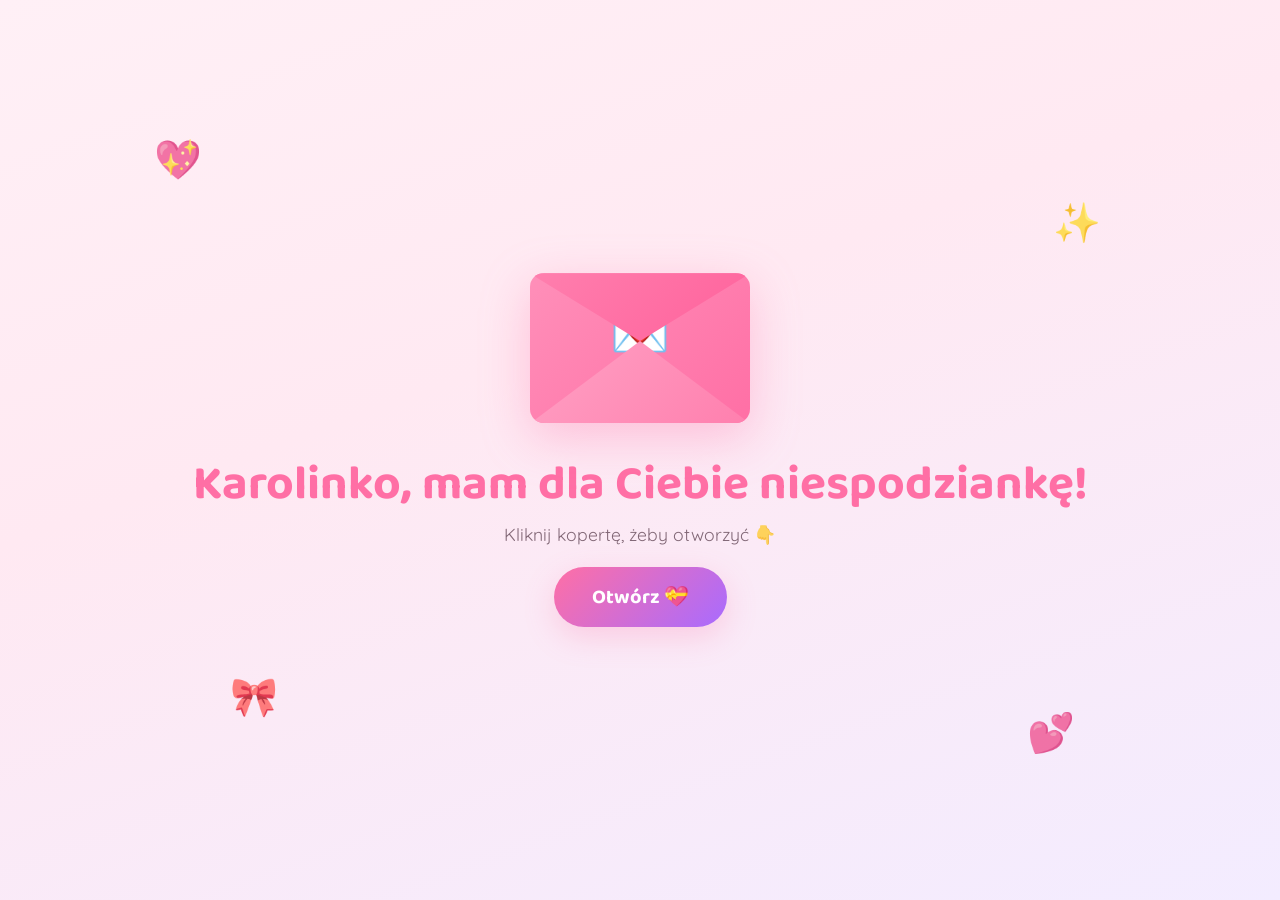
<file: index.html>
<!DOCTYPE html>
<html lang="pl">
<head>
  <meta charset="UTF-8" />
  <meta name="viewport" content="width=device-width, initial-scale=1.0" />
  <title>Laurka dla Ciebie 💌</title>
  <meta name="description" content="Mam dla Ciebie niespodziankę, Karolinko... 💌" />

  <!-- Podgląd linku (Open Graph) -->
  <meta property="og:type" content="website" />
  <meta property="og:title" content="Karolinko, mam dla Ciebie niespodziankę! 💌" />
  <meta property="og:description" content="Kliknij i otwórz laurkę zrobioną specjalnie dla Ciebie ❤️" />
  <meta property="og:image" content="https://wsutek.github.io/Linkabombolinka/assets/img/preview.jpg" />
  <meta property="og:image:width" content="1200" />
  <meta property="og:image:height" content="630" />
  <meta property="og:image:type" content="image/jpeg" />
  <meta property="og:url" content="https://wsutek.github.io/Linkabombolinka/" />
  <meta property="og:locale" content="pl_PL" />
  <meta name="twitter:card" content="summary_large_image" />
  <meta name="twitter:title" content="Karolinko, mam dla Ciebie niespodziankę! 💌" />
  <meta name="twitter:description" content="Kliknij i otwórz laurkę zrobioną specjalnie dla Ciebie ❤️" />
  <meta name="twitter:image" content="https://wsutek.github.io/Linkabombolinka/assets/img/preview.jpg" />
  <meta name="theme-color" content="#ff6fa5" />

  <link rel="preconnect" href="https://fonts.googleapis.com" />
  <link rel="preconnect" href="https://fonts.gstatic.com" crossorigin />
  <link href="https://fonts.googleapis.com/css2?family=Baloo+2:wght@500;700;800&family=Quicksand:wght@400;500;600;700&display=swap" rel="stylesheet" />
  <link rel="stylesheet" href="css/style.css" />
</head>
<body>
  <!-- Warstwa na konfetti / serduszka -->
  <canvas id="fx-canvas"></canvas>

  <!-- ========== 1. EKRAN OTWIERANIA ========== -->
  <section id="screen-open" class="screen active">
    <div class="floaty floaty-1">💖</div>
    <div class="floaty floaty-2">✨</div>
    <div class="floaty floaty-3">🎀</div>
    <div class="floaty floaty-4">💕</div>

    <div class="envelope-wrap">
      <div class="envelope" id="envelope" role="button" tabindex="0" aria-label="Otwórz laurkę">
        <div class="envelope-back"></div>
        <div class="envelope-letter">💌</div>
        <div class="envelope-front"></div>
        <div class="envelope-flap"></div>
      </div>
      <h1 class="open-title">Karolinko, mam dla Ciebie niespodziankę!</h1>
      <p class="open-sub">Kliknij kopertę, żeby otworzyć 👇</p>
      <button class="btn-primary" id="btn-open">Otwórz 💝</button>
    </div>
  </section>

  <!-- ========== TREŚĆ LAURKI ========== -->
  <main id="card-content" class="hidden">

    <!-- Pasek nawigacji między sekcjami -->
    <nav class="dots-nav" aria-label="Nawigacja">
      <a href="#sec-letter" class="dot" data-label="List">•</a>
      <a href="#sec-counter" class="dot" data-label="Razem od...">•</a>
      <a href="#sec-gallery" class="dot" data-label="Galeria">•</a>
      <a href="#sec-cards" class="dot" data-label="Za co Cię kocham">•</a>
      <a href="#sec-final" class="dot" data-label="Finał">•</a>
    </nav>

    <!-- ========== 2. ANIMOWANY LIST ========== -->
    <section id="sec-letter" class="section">
      <div class="paper reveal">
        <h2 class="section-title">Kilka słów od serca 💌</h2>
        <div class="letter-text" id="letter-text">
          <!-- Każda linijka pojawia się po kolei. PODMIEŃ TREŚĆ NA SWOJĄ. -->
          <p>Hej misiaczku,</p>
          <p>wiem, że nie przepadasz za takimi czułościami i pewnie właśnie teraz lekko skręca Cię z cringu. Wybacz, ale tym razem musisz to znieść, bo chcę Ci to powiedzieć wprost :p</p>
          <p>Nie chcę być kimś, kim nie jestem, ani udawać badboya. Chcę być po prostu sobą (miękką pizdeczką dla Karolinki), obok Ciebie, każdego dnia.</p>
          <p>Jesteś dla mnie kimś wyjątkowym i cieszę się, że Cię mam. Dziękuję, że jesteś, Karolinko. Kocham Cię ❤️</p>
        </div>
        <div class="scroll-hint">⌄</div>
      </div>
    </section>

    <!-- ========== LICZNIK "RAZEM OD..." ========== -->
    <section id="sec-counter" class="section">
      <div class="counter-box reveal" id="counter-box">
        <h2 class="section-title" id="counter-title">Jesteśmy razem już... 💞</h2>
        <div class="counter-stage" id="counter-stage">
          <div class="counter" id="counter">
            <div class="counter-item"><span class="counter-num" id="c-days">0</span><span class="counter-lbl">dni</span></div>
            <div class="counter-item"><span class="counter-num" id="c-hours">0</span><span class="counter-lbl">godzin</span></div>
            <div class="counter-item"><span class="counter-num" id="c-mins">0</span><span class="counter-lbl">minut</span></div>
            <div class="counter-item"><span class="counter-num" id="c-secs">0</span><span class="counter-lbl">sekund</span></div>
          </div>
          <svg class="crack" viewBox="0 0 400 120" preserveAspectRatio="none" aria-hidden="true">
            <path d="M200 0 L188 26 L214 44 L192 70 L208 92 L196 120" />
            <path d="M188 26 L150 34 L118 22 L80 38" />
            <path d="M214 44 L256 50 L290 36 L330 52" />
            <path d="M192 70 L150 84 L110 76" />
            <path d="M208 92 L250 100 L300 90 L350 104" />
          </svg>
        </div>
        <p class="counter-since" id="counter-since">...i liczę dalej, od 6 grudnia 2025 ❤️</p>
        <div class="anniv-reveal hidden" id="anniv-reveal">
          <div class="anniv-ring">💍</div>
          <h3>365 dni razem!</h3>
          <p>Wszystkiego najlepszego z okazji naszej pierwszej rocznicy, Karolinko ❤️</p>
          <a class="btn-primary anniv-btn" href="rocznica.html">Otwórz niespodziankę 🎁</a>
        </div>
      </div>
    </section>

    <!-- ========== 3. GALERIA ZDJĘĆ ========== -->
    <section id="sec-gallery" class="section">
      <h2 class="section-title reveal">Nasze wspomnienia 📸</h2>
      <div class="gallery-scatter reveal">
        <!-- Środkowe, wycentrowane zdjęcie -->
        <figure class="photo photo-center" id="photo-center">
          <img src="assets/img/smialismy-sie-do-lez.jpg" alt="Jak śmialiśmy się do łez (moich)" />
          <div class="nsfw-cover">
            <div class="nsfw-badge">🔞 18+ NSFW</div>
            <p class="nsfw-warn">Uwaga: treść tylko dla odważnych 👀</p>
            <button class="nsfw-btn" id="nsfw-btn">Zobacz 👁️</button>
          </div>
          <figcaption>Jak śmialiśmy się do łez (moich)</figcaption>
        </figure>
        <!-- Zdjęcia rozsypane dookoła -->
        <figure class="photo photo-around p1"><img src="assets/img/pierwszy-raz.jpg" alt="Nasz pierwszy raz gdzieś tam" /><figcaption>Nasz pierwszy raz gdzieś tam</figcaption></figure>
        <figure class="photo photo-around p2"><img src="assets/img/dzien-nigdy-nie-zapomne.jpg" alt="Dzień którego nigdy nie zapomnę" /><figcaption>Dzień którego nigdy nie zapomnę</figcaption></figure>
        <figure class="photo photo-around p3"><img src="assets/img/nalezyte-traktowanie.jpg" alt="Należyte traktowanie" /><figcaption>Należyte traktowanie</figcaption></figure>
        <figure class="photo photo-around p4"><img src="assets/img/wspolny-wyjazd.jpg" alt="Wspólny wyjazd" /><figcaption>Wspólny wyjazd</figcaption></figure>
        <figure class="photo photo-around p5"><img src="assets/img/piknik.jpg" alt="Piknik" /><figcaption>Piknik</figcaption></figure>
        <figure class="photo photo-around p6"><img src="assets/img/pieknijesza.jpg" alt="Gdy byłaś piękniejsza niż mógłbym sobie wyobrazić" /><figcaption>Gdy byłaś piękniejsza niż mógłbym sobie wyobrazić</figcaption></figure>
        <figure class="photo photo-around p7"><img src="assets/img/ostatnia-randeczka.jpg" alt="Ostatnia Randeczka" /><figcaption>Ostatnia Randeczka</figcaption></figure>
      </div>
    </section>

    <!-- ========== 4. KARTECZKI "ZA CO CIĘ KOCHAM" ========== -->
    <section id="sec-cards" class="section">
      <h2 class="section-title reveal">Za co Cię kocham 💗</h2>
      <p class="section-sub reveal">Kliknij karteczki i odkryj powód</p>
      <div class="cards reveal" id="cards">
        <!-- PODMIEŃ powody na swoje -->
        <div class="flip-card" tabindex="0"><div class="flip-inner">
          <div class="flip-front">💫</div>
          <div class="flip-back">Za Twój uśmiech, który rozświetla mi dzień</div>
        </div></div>
        <div class="flip-card" tabindex="0"><div class="flip-inner">
          <div class="flip-front">🥰</div>
          <div class="flip-back">Za to, jak się o mnie troszczysz</div>
        </div></div>
        <div class="flip-card" tabindex="0"><div class="flip-inner">
          <div class="flip-front">😄</div>
          <div class="flip-back">Za nasze głupie żarty i śmiech</div>
        </div></div>
        <div class="flip-card" tabindex="0"><div class="flip-inner">
          <div class="flip-front">🤗</div>
          <div class="flip-back">Za to, że przy Tobie mogę i chcę być sobą</div>
        </div></div>
        <div class="flip-card" tabindex="0"><div class="flip-inner">
          <div class="flip-front">🌟</div>
          <div class="flip-back">Za Twoje wielkie serce (cyce)</div>
        </div></div>
        <div class="flip-card" tabindex="0"><div class="flip-inner">
          <div class="flip-front">💞</div>
          <div class="flip-back">Za to, że po prostu jesteś Ty</div>
        </div></div>
        <div class="flip-card" tabindex="0"><div class="flip-inner">
          <div class="flip-front">😈</div>
          <div class="flip-back">Za to, że mimo próby bycia badbycz i tak w środku jesteś najsłodszą i najtroskliwszą osobą</div>
        </div></div>
        <div class="flip-card" tabindex="0"><div class="flip-inner">
          <div class="flip-front">😅</div>
          <div class="flip-back">Za to, że mimo że Cię wkurwiam, to i tak dalej ze mną wytrzymujesz</div>
        </div></div>
      </div>
    </section>

    <!-- ========== 5. FINAŁ + UCIEKAJĄCY PRZYCISK ========== -->
    <section id="sec-final" class="section">
      <div class="final-box reveal">
        <h2 class="section-title">Ostatnie pytanie... 🙈</h2>
        <p class="final-q">Karolinko, czy jesteś najlepszą dziewczyną na świecie?</p>
        <div class="btn-row">
          <button class="btn-yes" id="btn-yes">TAK 💖</button>
          <button class="btn-no" id="btn-no">Nie</button>
        </div>
        <div class="final-reveal hidden" id="final-reveal">
          <div class="big-heart">❤️</div>
          <h3>Wiedziałem! 🥳</h3>
          <p>Kocham Cię bardzo mocno, Karolinko!</p>
          <p class="anniversary">Happy 8 months!!!</p>
        </div>
      </div>
    </section>
  </main>

  <script src="js/script.js"></script>
</body>
</html>
</file>
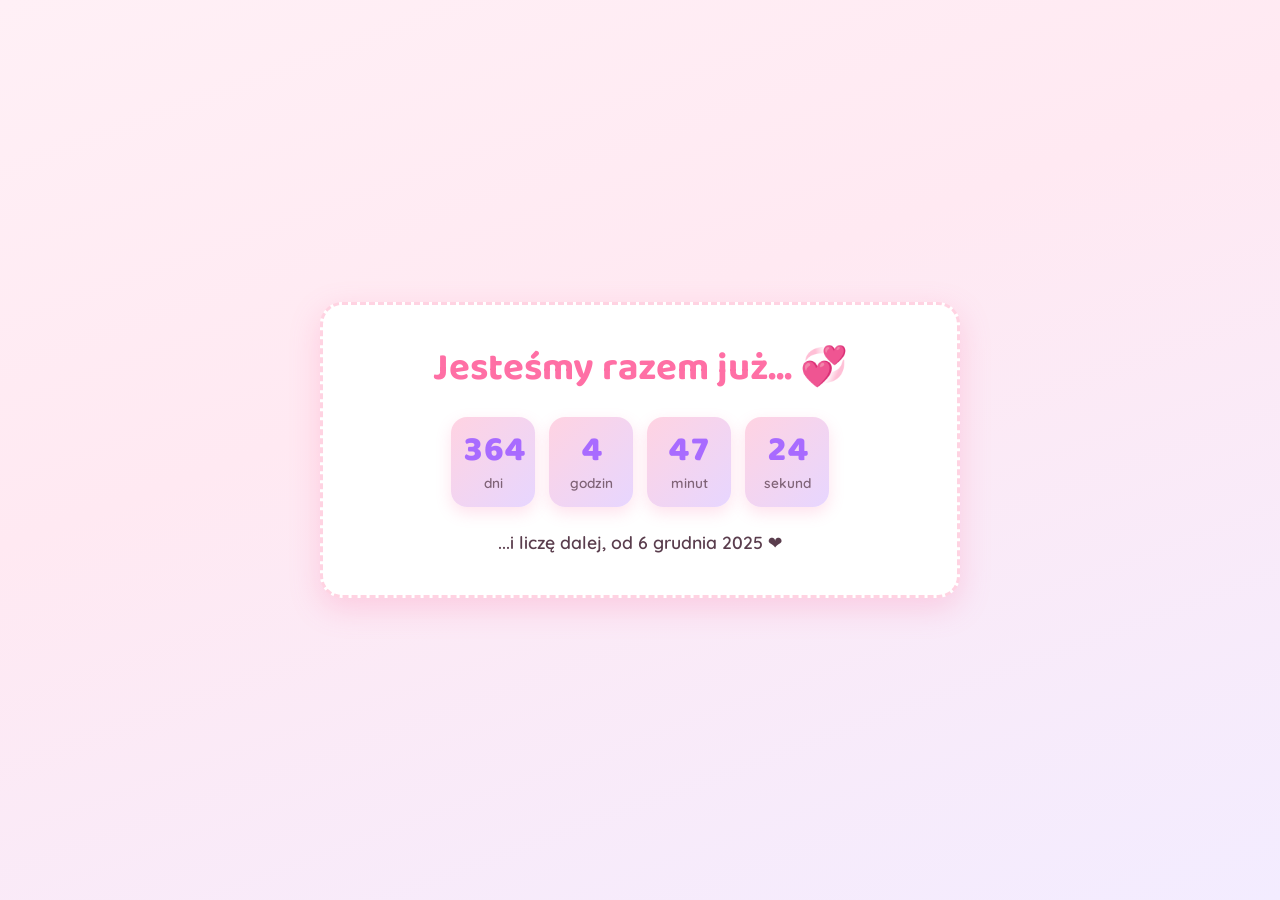
<file: licznik.html>
<!DOCTYPE html>
<html lang="pl">
<head>
  <meta charset="UTF-8" />
  <meta name="viewport" content="width=device-width, initial-scale=1.0" />
  <meta name="robots" content="noindex" />
  <title>Jesteśmy razem już... 💞</title>
  <link rel="preconnect" href="https://fonts.googleapis.com" />
  <link rel="preconnect" href="https://fonts.gstatic.com" crossorigin />
  <link href="https://fonts.googleapis.com/css2?family=Baloo+2:wght@500;700;800&family=Quicksand:wght@400;500;600;700&family=Share+Tech+Mono&display=swap" rel="stylesheet" />
  <link rel="stylesheet" href="css/licznik.css?v=5" />
</head>
<body>
  <canvas id="love-rain" aria-hidden="true"></canvas>
  <main class="stage">
    <div class="counter-box" id="counter-box">
      <div class="win-bar" aria-hidden="true">
        <span class="win-name">C:\Serce\love.exe</span>
        <span class="win-dots"><i></i><i></i><i></i></span>
      </div>
      <h2 class="section-title glitch-text" id="counter-title" data-text="Jesteśmy razem już... 💞">Jesteśmy razem już... 💞</h2>
      <div class="counter" id="counter">
        <div class="counter-item"><span class="counter-num" id="c-days">0</span><span class="counter-lbl">dni</span></div>
        <div class="counter-item"><span class="counter-num" id="c-hours">0</span><span class="counter-lbl">godzin</span></div>
        <div class="counter-item"><span class="counter-num" id="c-mins">0</span><span class="counter-lbl">minut</span></div>
        <div class="counter-item"><span class="counter-num" id="c-secs">0</span><span class="counter-lbl">sekund</span></div>
      </div>
      <p class="counter-since" id="counter-since">...i liczę dalej, od 6 grudnia 2025&nbsp;❤️</p>

      <div class="anniv-reveal hidden" id="anniv-reveal">
        <h3 class="glitch-text" data-text="365 DNI RAZEM">365 DNI RAZEM</h3>
        <ul class="sys-status">
          <li><span>bariera 365 dni</span><b>przełamana</b></li>
          <li><span>limit związku</span><b>brak</b></li>
          <li><span>poziom miłości</span><b>▰▰▰▰▰▰▰▰▰▰ ∞%</b></li>
          <li><span>właścicielka systemu</span><b>Karolina</b></li>
        </ul>
        <p class="sys-msg">Wszystkiego najlepszego z okazji naszej pierwszej rocznicy, Karolinko&nbsp;❤️</p>
        <a class="btn-primary" id="anniv-btn" href="rocznica.html">[ Otwórz niespodziankę 🎁 ]</a>
      </div>
    </div>
  </main>

  <div class="hack-overlay" id="hack-overlay" aria-hidden="true">
    <div class="terminal" id="terminal"></div>
  </div>
  <div class="magic-overlay" id="magic-overlay" aria-hidden="true">
    <div class="magic-text" id="magic-text"></div>
    <div class="magic-star">✦</div>
    <div class="magic-flash"></div>
  </div>
  <div class="scanlines" aria-hidden="true"></div>

  <script src="js/licznik.js?v=6"></script>
</body>
</html>
</file>
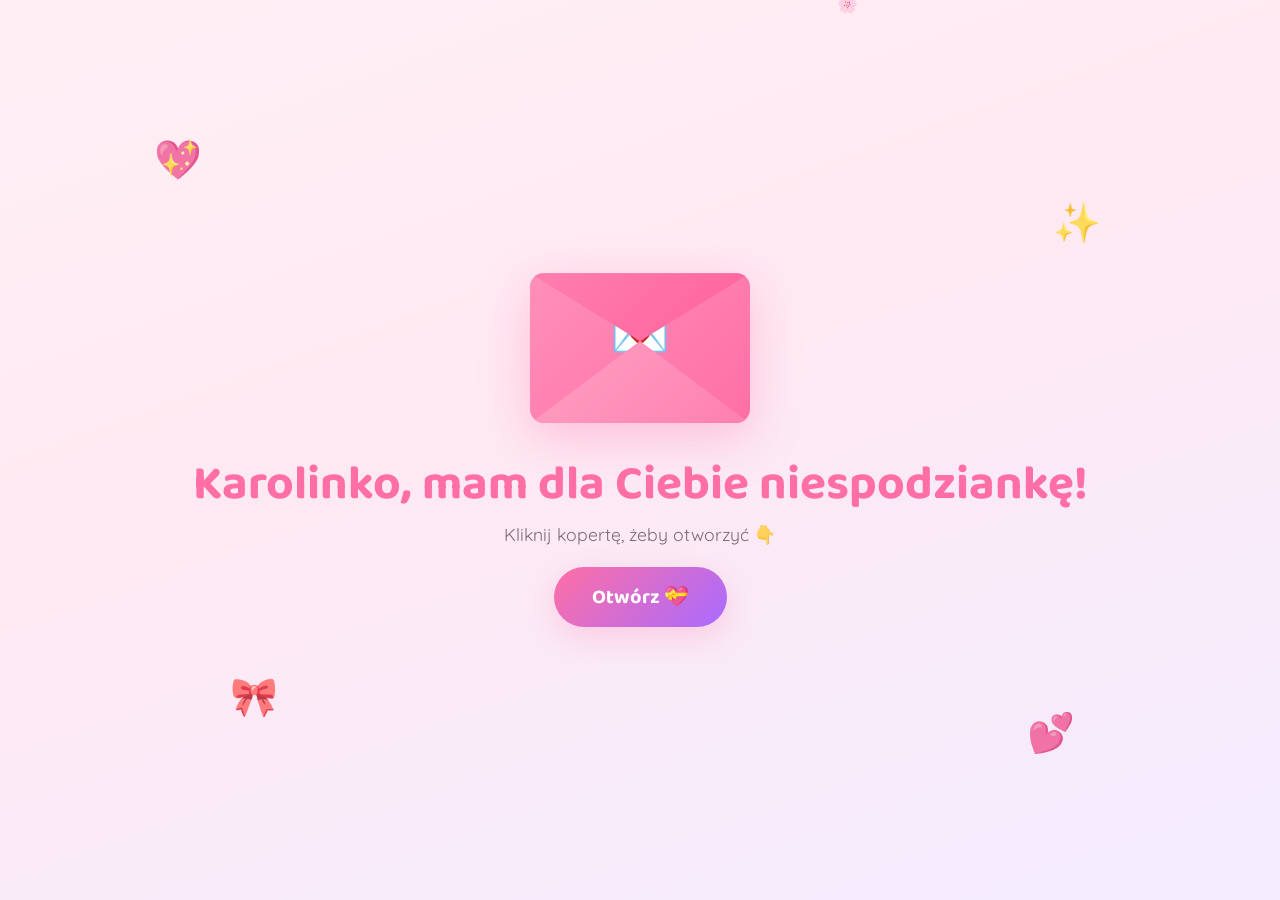
<file: rocznica.html>
<!DOCTYPE html>
<html lang="pl">
<head>
  <meta charset="UTF-8" />
  <meta name="viewport" content="width=device-width, initial-scale=1.0" />
  <title>Nasz pierwszy rok ✨</title>
  <meta name="robots" content="noindex" />
  <script>
    // Przed 6 grudnia 2026 podstrona jest zablokowana (chyba że ?rocznica = podgląd)
    (function () {
      var test = new URLSearchParams(location.search).has("rocznica");
      if (!test && Date.now() < new Date(2026, 11, 6).getTime()) location.replace("index.html");
      try {
        if (sessionStorage.getItem("magicIntro")) {
          sessionStorage.removeItem("magicIntro");
          document.documentElement.classList.add("from-love");
        }
      } catch (_) {}
    })();
  </script>
  <link rel="preconnect" href="https://fonts.googleapis.com" />
  <link rel="preconnect" href="https://fonts.gstatic.com" crossorigin />
  <link href="https://fonts.googleapis.com/css2?family=Cormorant+Garamond:ital,wght@0,500;0,600;0,700;1,500&family=Quicksand:wght@400;500;600&family=Share+Tech+Mono&display=swap" rel="stylesheet" />
  <link rel="stylesheet" href="css/rocznica.css?v=6" />
</head>
<body>
  <div class="intro-flash" aria-hidden="true"></div>
  <canvas id="sparkles"></canvas>

  <main class="wrap">
    <header class="hero">
      <p class="sys-line">&gt; magia.exe uruchomiona ✦</p>
      <p class="hero-kicker"><span class="nowrap">6 grudnia 2025</span> &nbsp;✦&nbsp; <span class="nowrap">6 grudnia 2026</span></p>
      <h1>Nasz pierwszy rok</h1>
      <div class="ornament">✦ ✦ ✦</div>
    </header>

    <article class="letter">
      <p class="salutation">Moja Karolinko,</p>
      <p>wiem, że rok zawsze był dla Ciebie granicą, za którą nic już nie było. Więc pozwól, że powiem to na głos: przeszliśmy ją. Razem.</p>
      <p>I wiesz co? To był najpiękniejszy rok. No dobra, po drodze trafiły się może ze dwie kłótnie, ale nawet one kończyły się tym, że byliśmy sobie jeszcze bliżsi. Za to śmiechu, głupich żartów, Twojego „nie” i mojego „no weź 🍆🦶” było tyle, że nie da się tego zliczyć.</p>
      <p>Właśnie otworzyliśmy nowy rozdział, bo zamieszkaliśmy razem. Mam nadzieję, że zbudujemy miejsce, do którego zawsze będziemy chcieli wracać. Miejsce, które będzie pachniało nami, gdzie będzie ciepło, spokojnie i trochę głośno od Twojego krzyku.</p>
      <p>Nie umiem czarować, ale przy Tobie czasem mam wrażenie, że coś magicznego dzieje się samo.</p>
      <p class="closing">Kocham Cię. Dziś świętujemy pierwszy rok, a ja już nie mogę się doczekać kolejnych.</p>
    </article>

    <section class="trick">
      <h2>A teraz... wybierz kartę</h2>
      <p class="trick-sub">Którąkolwiek. Zaufaj mi.</p>
      <div class="deck" id="deck">
        <button class="pcard" aria-label="Karta 1"><span class="pcard-inner"><span class="pcard-back"></span><span class="pcard-front"></span></span></button>
        <button class="pcard" aria-label="Karta 2"><span class="pcard-inner"><span class="pcard-back"></span><span class="pcard-front"></span></span></button>
        <button class="pcard" aria-label="Karta 3"><span class="pcard-inner"><span class="pcard-back"></span><span class="pcard-front"></span></span></button>
      </div>

      <div class="reveal-box" id="reveal-box">
        <p class="reveal-time">Dziś, 19:00</p>
        <p class="reveal-text">Zabieram Cię tam, gdzie niemożliwe dzieje się na Twoich oczach.<br />Bądź gotowa na odrobinę magii ✨</p>
      </div>
    </section>
  </main>

  <script src="js/rocznica.js?v=6"></script>
</body>
</html>
</file>
<file: css/style.css>
/* ===================== ZMIENNE / MOTYW ===================== */
:root {
  --pink: #ff6fa5;
  --pink-soft: #ffd3e2;
  --pink-bg: #fff0f6;
  --purple: #a86bff;
  --yellow: #ffd76f;
  --mint: #7ee6c3;
  --ink: #5a3d4d;
  --white: #ffffff;
  --shadow: 0 10px 30px rgba(255, 111, 165, 0.25);
  --radius: 22px;
}

* { box-sizing: border-box; margin: 0; padding: 0; }

html { scroll-behavior: smooth; }

body {
  font-family: "Quicksand", system-ui, sans-serif;
  color: var(--ink);
  background: linear-gradient(160deg, #fff0f6 0%, #ffe9f2 40%, #f3ecff 100%);
  min-height: 100vh;
  overflow-x: hidden;
}

h1, h2, h3 { font-family: "Baloo 2", "Quicksand", sans-serif; line-height: 1.15; }

/* ===================== FX CANVAS ===================== */
#fx-canvas {
  position: fixed;
  inset: 0;
  width: 100%;
  height: 100%;
  pointer-events: none;
  z-index: 9999;
}

/* ===================== PRZYCISKI ===================== */
.btn-primary {
  font-family: "Baloo 2", sans-serif;
  font-size: 1.25rem;
  font-weight: 700;
  color: var(--white);
  background: linear-gradient(135deg, var(--pink), var(--purple));
  border: none;
  padding: 14px 38px;
  border-radius: 999px;
  cursor: pointer;
  box-shadow: var(--shadow);
  transition: transform 0.15s ease, box-shadow 0.15s ease;
  margin-top: 22px;
}
.btn-primary:hover { transform: translateY(-3px) scale(1.04); box-shadow: 0 16px 40px rgba(168, 107, 255, 0.35); }
.btn-primary:active { transform: scale(0.97); }

/* ===================== EKRAN OTWIERANIA ===================== */
.screen {
  min-height: 100vh;
  display: none;
  flex-direction: column;
  align-items: center;
  justify-content: center;
  text-align: center;
  padding: 24px;
  position: relative;
}
.screen.active { display: flex; }

.screen.fade-out { animation: fadeOut 0.6s forwards; }
@keyframes fadeOut { to { opacity: 0; transform: scale(1.1); } }

.envelope-wrap { display: flex; flex-direction: column; align-items: center; }

.open-title { font-size: clamp(1.8rem, 5vw, 3rem); color: var(--pink); margin-top: 34px; }
.open-sub { font-size: 1.1rem; margin-top: 10px; opacity: 0.75; }

/* Koperta */
.envelope {
  position: relative;
  width: 220px;
  height: 150px;
  cursor: pointer;
  filter: drop-shadow(0 14px 24px rgba(255, 111, 165, 0.35));
  transition: transform 0.2s ease;
}
.envelope:hover { transform: translateY(-6px) rotate(-1deg); }

.envelope-back {
  position: absolute; inset: 0;
  background: linear-gradient(135deg, #ff8fb9, #ff6fa5);
  border-radius: 14px;
}
.envelope-front {
  position: absolute; inset: 0;
  background: linear-gradient(135deg, #ffa9c9, #ff7fae);
  border-radius: 14px;
  clip-path: polygon(0 100%, 50% 45%, 100% 100%);
  z-index: 3;
}
.envelope-flap {
  position: absolute; top: 0; left: 0; right: 0; height: 90px;
  background: linear-gradient(135deg, #ff7fae, #ff5f9a);
  clip-path: polygon(0 0, 100% 0, 50% 75%);
  transform-origin: top;
  transition: transform 0.5s ease;
  z-index: 4;
  border-radius: 14px 14px 0 0;
}
.envelope-letter {
  position: absolute;
  top: 30px; left: 50%;
  transform: translateX(-50%);
  font-size: 3rem;
  z-index: 2;
  transition: transform 0.6s ease 0.2s;
}
.envelope.opening .envelope-flap { transform: rotateX(180deg); z-index: 1; }
.envelope.opening .envelope-letter { transform: translate(-50%, -120px) scale(1.4); z-index: 5; }

/* Latające emoji w tle */
.floaty { position: absolute; font-size: 2.4rem; opacity: 0.8; animation: float 6s ease-in-out infinite; }
.floaty-1 { top: 15%; left: 12%; animation-delay: 0s; }
.floaty-2 { top: 22%; right: 14%; animation-delay: 1.2s; }
.floaty-3 { bottom: 20%; left: 18%; animation-delay: 2.1s; }
.floaty-4 { bottom: 16%; right: 16%; animation-delay: 0.6s; }
@keyframes float { 0%,100% { transform: translateY(0) rotate(-6deg); } 50% { transform: translateY(-22px) rotate(6deg); } }

/* ===================== LAYOUT TREŚCI ===================== */
.hidden { display: none !important; }

#card-content { display: block; }

.section {
  min-height: 100vh;
  display: flex;
  flex-direction: column;
  align-items: center;
  justify-content: center;
  padding: 70px 20px;
  position: relative;
}

.section-title { font-size: clamp(1.7rem, 4.5vw, 2.8rem); color: var(--pink); text-align: center; }
.section-sub { margin-top: 8px; opacity: 0.7; text-align: center; }

/* Nawigacja kropkami */
.dots-nav {
  position: fixed;
  right: 18px; top: 50%;
  transform: translateY(-50%);
  display: flex; flex-direction: column; gap: 14px;
  z-index: 100;
}
.dots-nav .dot {
  width: 14px; height: 14px; border-radius: 50%;
  background: var(--pink-soft);
  color: transparent; font-size: 0; text-decoration: none;
  transition: transform 0.2s, background 0.2s;
  position: relative;
}
.dots-nav .dot:hover, .dots-nav .dot.active { background: var(--pink); transform: scale(1.35); }
.dots-nav .dot::after {
  content: attr(data-label);
  position: absolute; right: 24px; top: 50%; transform: translateY(-50%);
  background: var(--ink); color: #fff; font-size: 12px;
  padding: 4px 10px; border-radius: 8px; white-space: nowrap;
  opacity: 0; pointer-events: none; transition: opacity 0.2s;
}
.dots-nav .dot:hover::after { opacity: 1; }

/* Animacja pojawiania się (reveal) */
.reveal { opacity: 0; transform: translateY(40px); transition: opacity 0.7s ease, transform 0.7s ease; }
.reveal.visible { opacity: 1; transform: none; }

/* ===================== LIST ===================== */
.paper {
  background: var(--white);
  border-radius: var(--radius);
  box-shadow: var(--shadow);
  padding: 42px 34px;
  max-width: 620px;
  width: 100%;
  text-align: center;
  position: relative;
  border: 3px dashed var(--pink-soft);
}
.letter-text { margin-top: 22px; font-size: 1.2rem; line-height: 1.9; }
.letter-text p { opacity: 0; transform: translateY(12px); }
.letter-text p.show { animation: lineIn 0.6s forwards; }
@keyframes lineIn { to { opacity: 1; transform: none; } }

.scroll-hint { font-size: 2.4rem; color: var(--pink); margin-top: 24px; animation: bounce 1.6s infinite; }
@keyframes bounce { 0%,100% { transform: translateY(0); } 50% { transform: translateY(10px); } }

/* ===================== GALERIA ===================== */
.gallery {
  margin-top: 34px;
  display: grid;
  grid-template-columns: repeat(auto-fit, minmax(200px, 1fr));
  gap: 20px;
  max-width: 900px;
  width: 100%;
}
.photo {
  background: var(--white);
  border-radius: 18px;
  overflow: hidden;
  box-shadow: var(--shadow);
  transition: transform 0.25s ease, box-shadow 0.25s ease;
  cursor: pointer;
}
.photo:hover { transform: translateY(-8px) rotate(1.5deg); box-shadow: 0 18px 42px rgba(168,107,255,0.3); }
.photo img { width: 100%; height: 190px; object-fit: cover; display: block; }
.photo-ph {
  height: 190px; display: flex; align-items: center; justify-content: center;
  font-size: 4rem;
  background: linear-gradient(135deg, var(--pink-soft), #e7d6ff);
}
.photo figcaption { padding: 12px; font-weight: 600; font-size: 0.95rem; }

/* ===================== GALERIA ROZSYPANA ===================== */
.gallery-scatter {
  position: relative;
  width: 100%;
  max-width: 1000px;
  height: 760px;
  margin: 46px auto 0;
}
.gallery-scatter .photo {
  position: absolute;
  width: 200px;
  margin: 0;
  transition: transform 0.28s ease, box-shadow 0.28s ease, z-index 0s;
}
.gallery-scatter .photo img { height: 150px; }
.gallery-scatter .photo figcaption { padding: 8px 10px; font-size: 0.82rem; }

/* Środkowe zdjęcie – duże, wyśrodkowane */
.photo-center {
  width: 320px !important;
  top: 50%; left: 50%;
  transform: translate(-50%, -50%) rotate(-2deg);
  z-index: 10;
  border: 6px solid #fff;
  box-shadow: 0 18px 46px rgba(168, 107, 255, 0.4) !important;
}
.photo-center { overflow: hidden; }
.photo-center img { height: 250px !important; transition: filter 0.5s ease; }
.photo-center figcaption { font-size: 1rem !important; font-weight: 700; }
.gallery-scatter .photo-center:hover {
  transform: translate(-50%, -50%) scale(1.06) rotate(0deg);
  z-index: 30;
}

/* Przykrywka NSFW na środkowym zdjęciu */
.photo-center:not(.revealed) img { filter: blur(22px); }
.nsfw-cover {
  position: absolute;
  top: 0; left: 0; right: 0;
  height: 250px;
  display: flex;
  flex-direction: column;
  align-items: center;
  justify-content: center;
  gap: 10px;
  text-align: center;
  padding: 16px;
  background: rgba(30, 18, 30, 0.55);
  backdrop-filter: blur(8px);
  z-index: 6;
  transition: opacity 0.45s ease;
}
.photo-center.revealed .nsfw-cover { opacity: 0; pointer-events: none; }
.nsfw-badge {
  font-family: "Baloo 2", sans-serif;
  font-weight: 800;
  font-size: 1.1rem;
  color: #fff;
  background: linear-gradient(135deg, #ff3d6e, #a33bff);
  padding: 6px 16px;
  border-radius: 999px;
  letter-spacing: 0.5px;
  box-shadow: 0 6px 18px rgba(0, 0, 0, 0.35);
}
.nsfw-warn { color: #fff; font-size: 0.9rem; font-weight: 600; opacity: 0.95; max-width: 240px; }
.nsfw-btn {
  font-family: "Baloo 2", sans-serif;
  font-weight: 700;
  font-size: 1.05rem;
  color: #a33bff;
  background: #fff;
  border: none;
  padding: 10px 26px;
  border-radius: 999px;
  cursor: pointer;
  box-shadow: 0 6px 18px rgba(0, 0, 0, 0.3);
  transition: transform 0.15s ease;
}
.nsfw-btn:hover { transform: scale(1.08); }
.nsfw-btn:active { transform: scale(0.96); }

/* Rozsypane dookoła */
.photo-around { z-index: 2; }
.p1 { top: 0;     left: 3%;   transform: rotate(-8deg); }
.p2 { top: -1%;   left: 39%;  transform: rotate(5deg); }
.p3 { top: 3%;    right: 3%;  transform: rotate(9deg); }
.p4 { top: 33%;   left: -1%;  transform: rotate(-5deg); }
.p5 { top: 33%;   right: -1%; transform: rotate(6deg); }
.p6 { bottom: 1%; left: 7%;   transform: rotate(8deg); }
.p7 { bottom: 0;  right: 7%;  transform: rotate(-7deg); }

.gallery-scatter .photo-around:hover {
  transform: scale(1.14) rotate(0deg);
  z-index: 25;
  box-shadow: 0 20px 44px rgba(168, 107, 255, 0.4);
}

/* Na wąskich ekranach: powrót do prostego układu */
@media (max-width: 860px) {
  .gallery-scatter {
    height: auto;
    display: flex;
    flex-wrap: wrap;
    justify-content: center;
    gap: 14px;
  }
  .gallery-scatter .photo {
    position: static !important;
    width: 46% !important;
    transform: none !important;
    top: auto; left: auto; right: auto; bottom: auto;
  }
  .gallery-scatter .photo-center {
    order: -1;
    width: 100% !important;
    position: relative !important;
  }
  .gallery-scatter .photo img { height: 40vw !important; max-height: 200px; }
  .gallery-scatter .photo-center img { height: 62vw !important; max-height: 280px; }
  /* przykrywka NSFW dopasowana do wysokości zdjęcia na mobile */
  .nsfw-cover { height: 62vw; max-height: 280px; }
  /* kropki nawigacji chowamy, żeby nie zasłaniały zdjęć */
  .dots-nav { display: none; }
}

/* ===================== KARTECZKI FLIP ===================== */
.cards {
  margin-top: 34px;
  display: grid;
  grid-template-columns: repeat(auto-fit, minmax(160px, 1fr));
  gap: 18px;
  max-width: 820px;
  width: 100%;
}
.flip-card { perspective: 1000px; height: 170px; cursor: pointer; }
.flip-inner {
  position: relative; width: 100%; height: 100%;
  transition: transform 0.6s;
  transform-style: preserve-3d;
}
.flip-card.flipped .flip-inner { transform: rotateY(180deg); }
.flip-front, .flip-back {
  position: absolute; inset: 0;
  backface-visibility: hidden;
  border-radius: 18px;
  display: flex; align-items: center; justify-content: center;
  text-align: center; padding: 18px;
  box-shadow: var(--shadow);
}
.flip-front { background: linear-gradient(135deg, var(--yellow), var(--pink)); font-size: 3.2rem; }
.flip-back {
  background: linear-gradient(135deg, var(--purple), var(--pink));
  color: #fff; font-weight: 700; font-size: 1.05rem; line-height: 1.5;
  transform: rotateY(180deg);
}

/* ===================== FINAŁ ===================== */
.final-box {
  background: var(--white);
  border-radius: var(--radius);
  box-shadow: var(--shadow);
  padding: 46px 34px;
  max-width: 560px; width: 100%;
  text-align: center;
  border: 3px dashed var(--pink-soft);
}
.final-q { font-size: 1.4rem; margin-top: 18px; font-weight: 600; }
.btn-row { display: flex; gap: 18px; justify-content: center; align-items: center; margin-top: 30px; flex-wrap: wrap; min-height: 70px; }
.btn-yes {
  font-family: "Baloo 2", sans-serif; font-size: 1.3rem; font-weight: 800; color: #fff;
  background: linear-gradient(135deg, var(--pink), var(--purple));
  border: none; padding: 16px 42px; border-radius: 999px; cursor: pointer;
  box-shadow: var(--shadow); transition: transform 0.15s;
}
.btn-yes:hover { transform: scale(1.08); }
.btn-no {
  font-family: "Baloo 2", sans-serif; font-size: 1.1rem; font-weight: 700; color: var(--ink);
  background: #eee; border: none; padding: 14px 30px; border-radius: 999px; cursor: pointer;
  transition: transform 0.1s;
  position: relative;
}

.final-reveal { margin-top: 30px; animation: pop 0.5s ease; }
@keyframes pop { from { transform: scale(0.6); opacity: 0; } to { transform: scale(1); opacity: 1; } }
.big-heart { font-size: 5rem; animation: heartBeat 1.2s infinite; }
@keyframes heartBeat { 0%,100% { transform: scale(1); } 25% { transform: scale(1.2); } 40% { transform: scale(1); } 60% { transform: scale(1.15); } }
.final-reveal h3 { font-size: 2rem; color: var(--pink); margin-top: 10px; }
.final-reveal p { font-size: 1.2rem; margin-top: 8px; }
.final-reveal .anniversary {
  font-family: "Baloo 2", sans-serif;
  font-weight: 800;
  font-size: 1.6rem;
  margin-top: 14px;
  background: linear-gradient(135deg, var(--pink), var(--purple));
  -webkit-background-clip: text;
  background-clip: text;
  color: transparent;
  animation: heartBeat 1.4s infinite;
}

/* ===================== LICZNIK "RAZEM OD..." ===================== */
.counter-box {
  background: var(--white);
  border-radius: var(--radius);
  box-shadow: var(--shadow);
  padding: 42px 34px;
  max-width: 640px;
  width: 100%;
  text-align: center;
  border: 3px dashed var(--pink-soft);
}
.counter {
  display: flex;
  justify-content: center;
  gap: 14px;
  margin-top: 26px;
  flex-wrap: wrap;
}
.counter-item {
  display: flex;
  flex-direction: column;
  align-items: center;
  min-width: 84px;
  padding: 16px 10px;
  border-radius: 16px;
  background: linear-gradient(135deg, var(--pink-soft), #e7d6ff);
  box-shadow: 0 6px 16px rgba(255, 111, 165, 0.2);
}
.counter-num {
  font-family: "Baloo 2", sans-serif;
  font-weight: 800;
  font-size: 2.2rem;
  color: var(--purple);
  line-height: 1;
  font-variant-numeric: tabular-nums;
}
.counter-lbl { margin-top: 6px; font-size: 0.85rem; font-weight: 600; opacity: 0.75; }
.counter-since { margin-top: 24px; font-size: 1.1rem; font-weight: 600; transition: opacity 0.4s ease; }

/* ===================== ROCZNICA: PĘKANIE LICZNIKA ===================== */
.counter-stage { position: relative; }
.crack {
  position: absolute;
  inset: 0;
  width: 100%;
  height: 100%;
  pointer-events: none;
  opacity: 0;
  overflow: visible;
}
.crack path {
  fill: none;
  stroke: #5a3d4d;
  stroke-width: 3;
  stroke-linecap: round;
  stroke-linejoin: round;
  vector-effect: non-scaling-stroke;
  stroke-dasharray: 400;
  stroke-dashoffset: 400;
  filter: drop-shadow(0 0 2px #fff);
}
.counter-stage.cracking { animation: shake 0.12s linear infinite; }
.counter-stage.cracking .crack { opacity: 1; }
.counter-stage.cracking .crack path { animation: crackDraw 0.9s ease-out forwards; }
.counter-stage.cracking .crack path:nth-child(n+2) { animation-delay: 0.35s; }
@keyframes shake {
  0%, 100% { transform: translate(0, 0) rotate(0); }
  25% { transform: translate(-3px, 1px) rotate(-0.6deg); }
  50% { transform: translate(3px, -1px) rotate(0.6deg); }
  75% { transform: translate(-2px, -1px) rotate(-0.3deg); }
}
@keyframes crackDraw { to { stroke-dashoffset: 0; } }

.counter-stage.broken { animation: none; }
.counter-stage.broken .crack { opacity: 0; transition: opacity 0.3s ease; }
.counter-stage.broken .counter-item {
  animation: shardFall 1s cubic-bezier(0.5, 0, 0.9, 0.6) forwards;
}
@keyframes shardFall {
  0% { transform: translate(0, 0) rotate(0); opacity: 1; }
  15% { transform: translate(calc(var(--dx) * 0.2), -18px) rotate(calc(var(--rot) * 0.2)); opacity: 1; }
  100% { transform: translate(var(--dx), 340px) rotate(var(--rot)); opacity: 0; }
}

.anniv-reveal { margin-top: 10px; animation: pop 0.6s ease; }
.anniv-ring { font-size: 4.2rem; animation: heartBeat 1.4s infinite; }
.anniv-reveal h3 { font-size: 2rem; color: var(--pink); margin-top: 6px; }
.anniv-reveal p { font-size: 1.1rem; margin-top: 8px; font-weight: 600; }
.anniv-btn { display: inline-block; text-decoration: none; white-space: nowrap; }
@media (max-width: 600px) {
  .anniv-btn { font-size: 1.05rem; padding: 12px 24px; }
  .anniv-reveal h3 { font-size: 1.7rem; }
}
/* ===================== RESPONSYWNOŚĆ ===================== */
@media (max-width: 600px) {
  .dots-nav { right: 8px; gap: 10px; }
  .paper, .final-box, .counter-box { padding: 30px 20px; }
  .letter-text { font-size: 1.05rem; }
  /* licznik: mniejsze kafelki, żeby zmieściły się w jednym rzędzie */
  .counter { gap: 8px; }
  .counter-item { min-width: 0; flex: 1 1 0; padding: 12px 6px; }
  .counter-num { font-size: 1.6rem; }
  .counter-lbl { font-size: 0.72rem; }
  .counter-since { font-size: 1rem; }
}
</file>
<file: css/licznik.css>
:root {
  --pink: #ff6fa5;
  --pink-soft: #ffd3e2;
  --purple: #a86bff;
  --ink: #5a3d4d;
  --white: #ffffff;
  --shadow: 0 10px 30px rgba(255, 111, 165, 0.25);
  --radius: 22px;
  --hack: #39ff88;
  --cyan: #00f0ff;
  --magenta: #ff2bd6;
}

* { box-sizing: border-box; margin: 0; padding: 0; }

html { overflow-x: clip; }

body {
  font-family: "Quicksand", system-ui, sans-serif;
  color: var(--ink);
  background: linear-gradient(160deg, #fff0f6 0%, #ffe9f2 40%, #f3ecff 100%);
  min-height: 100vh;
  overflow-x: hidden;
  transition: background 0.3s ease;
}

h2, h3 { font-family: "Baloo 2", "Quicksand", sans-serif; line-height: 1.15; }

.stage {
  position: relative;
  z-index: 1;
  min-height: 100vh;
  display: flex;
  align-items: center;
  justify-content: center;
  padding: 24px 16px;
}

/* ---------- Licznik (klon z laurki) ---------- */
.counter-box {
  position: relative;
  background: var(--white);
  border-radius: var(--radius);
  box-shadow: var(--shadow);
  padding: 42px 34px;
  max-width: 640px;
  width: 100%;
  text-align: center;
  border: 3px dashed var(--pink-soft);
}
.section-title {
  font-size: clamp(1.7rem, 5vw, 2.4rem);
  color: var(--pink);
}
.counter {
  display: flex;
  justify-content: center;
  gap: 14px;
  margin-top: 26px;
  flex-wrap: wrap;
}
.counter-item {
  display: flex;
  flex-direction: column;
  align-items: center;
  min-width: 84px;
  padding: 16px 10px;
  border-radius: 16px;
  background: linear-gradient(135deg, var(--pink-soft), #e7d6ff);
  box-shadow: 0 6px 16px rgba(255, 111, 165, 0.2);
}
.counter-num {
  font-family: "Baloo 2", sans-serif;
  font-weight: 800;
  font-size: 2.2rem;
  color: var(--purple);
  line-height: 1;
  font-variant-numeric: tabular-nums;
}
.counter-lbl { margin-top: 6px; font-size: 0.85rem; font-weight: 600; opacity: 0.75; }
.counter-since { margin-top: 24px; font-size: 1.1rem; font-weight: 600; }

.btn-primary {
  display: inline-block;
  margin-top: 22px;
  padding: 14px 38px;
  font-family: "Baloo 2", sans-serif;
  font-size: 1.25rem;
  font-weight: 700;
  color: var(--white);
  text-decoration: none;
  white-space: nowrap;
  background: linear-gradient(135deg, var(--pink), var(--purple));
  border-radius: 999px;
  box-shadow: var(--shadow);
  transition: transform 0.15s ease, box-shadow 0.15s ease;
}
.btn-primary:hover { transform: translateY(-3px) scale(1.04); box-shadow: 0 16px 40px rgba(168, 107, 255, 0.35); }

.hidden { display: none !important; }

/* ---------- Faza 1: licznik się sypie ---------- */
body.glitching .counter-box { animation: boxGlitch 0.35s steps(2) infinite; }
body.glitching .counter-num {
  color: #222;
  text-shadow: 3px 0 var(--magenta), -3px 0 var(--cyan);
  font-family: "Share Tech Mono", monospace;
}
body.glitching .counter-item:nth-child(odd) { animation: itemGlitch 0.22s steps(2) infinite; }
body.glitching .counter-item:nth-child(even) { animation: itemGlitch 0.3s steps(2) infinite reverse; }
body.glitching .counter-since { font-family: "Share Tech Mono", monospace; color: #d0002a; }
body.glitching .section-title { font-family: "Share Tech Mono", monospace; color: #d0002a; }

.glitch-text { position: relative; }
body.glitching .glitch-text::before,
body.glitching .glitch-text::after,
.anniv-reveal .glitch-text::before,
.anniv-reveal .glitch-text::after {
  content: attr(data-text);
  position: absolute;
  inset: 0;
  pointer-events: none;
}
body.glitching .glitch-text::before,
.anniv-reveal .glitch-text::before {
  color: var(--cyan);
  transform: translateX(-3px);
  animation: sliceA 0.6s steps(3) infinite;
  mix-blend-mode: multiply;
}
body.glitching .glitch-text::after,
.anniv-reveal .glitch-text::after {
  color: var(--magenta);
  transform: translateX(3px);
  animation: sliceB 0.8s steps(3) infinite;
  mix-blend-mode: multiply;
}

/* ---------- Faza 2: przejęcie ekranu ---------- */
.hack-overlay {
  position: fixed;
  inset: 0;
  z-index: 50;
  display: flex;
  align-items: center;
  justify-content: center;
  padding: 20px;
  background: radial-gradient(ellipse at center, #1a0406 0%, #050101 75%);
  opacity: 0;
  visibility: hidden;
  transition: background 1s ease;
}
.hack-overlay.love { background: radial-gradient(ellipse at center, #2a0820 0%, #0b0310 75%); }
.hack-overlay.love::after {
  content: "";
  position: absolute;
  inset: 0;
  pointer-events: none;
  background: var(--pink);
  animation: loveFlash 0.9s ease-out forwards;
}
@keyframes loveFlash { from { opacity: 0.85; } to { opacity: 0; } }
body.hacked .hack-overlay { opacity: 1; visibility: visible; animation: flicker 0.15s steps(2) 6; }
.terminal {
  width: min(620px, 100%);
  font-family: "Share Tech Mono", monospace;
  font-size: clamp(0.95rem, 3.6vw, 1.25rem);
  line-height: 1.6;
  color: #d8c9c9;
  text-shadow: 0 0 6px rgba(255, 255, 255, 0.25);
  white-space: pre-wrap;
  word-break: break-word;
}
.terminal .warn { color: #ff4d6d; text-shadow: 0 0 8px rgba(255, 77, 109, 0.8); }
.terminal .love { color: var(--pink); text-shadow: 0 0 10px rgba(255, 111, 165, 0.9); }
.terminal .cursor { display: inline-block; width: 0.6em; animation: blink 0.8s steps(1) infinite; }

.scanlines {
  position: fixed;
  inset: 0;
  z-index: 60;
  pointer-events: none;
  opacity: 0;
  background: repeating-linear-gradient(0deg, rgba(0, 0, 0, 0.18) 0 1px, transparent 1px 3px);
}
body.glitching .scanlines, body.hacked .scanlines { opacity: 1; }

/* ---------- Faza 3: restart z niespodzianką ---------- */
#love-rain {
  position: fixed;
  inset: 0;
  width: 100%;
  height: 100%;
  pointer-events: none;
  opacity: 0;
  transition: opacity 1.5s ease;
}
body.rebooted #love-rain { opacity: 0.55; }

.win-bar { display: none; }

body.rebooted {
  color: #ffd6ea;
  background: radial-gradient(ellipse at center, #2a0820 0%, #0b0310 70%);
}
body.rebooted .counter-box {
  padding-top: 0;
  overflow: hidden;
  font-family: "Share Tech Mono", monospace;
  background: rgba(14, 4, 18, 0.88);
  border: 1px solid var(--pink);
  border-radius: 10px;
  box-shadow: 0 0 0 1px rgba(255, 111, 165, 0.25), 0 0 40px rgba(255, 43, 214, 0.35), inset 0 0 40px rgba(255, 43, 214, 0.08);
  animation: reboot 0.7s ease-out both;
}
body.rebooted .win-bar {
  display: flex;
  align-items: center;
  justify-content: space-between;
  margin: 0 -34px 20px;
  padding: 10px 16px;
  font-size: 0.9rem;
  color: #0b0310;
  background: linear-gradient(90deg, var(--pink), var(--magenta));
}
.win-dots { display: flex; gap: 6px; }
.win-dots i { width: 11px; height: 11px; border-radius: 50%; background: #0b0310; opacity: 0.55; }

body.rebooted .section-title {
  font-family: "Share Tech Mono", monospace;
  color: var(--pink);
  text-shadow: 0 0 12px rgba(255, 111, 165, 0.8);
}
body.rebooted .counter-item {
  background: rgba(255, 111, 165, 0.06);
  border: 1px solid rgba(255, 111, 165, 0.6);
  box-shadow: 0 0 14px rgba(255, 43, 214, 0.25);
}
body.rebooted .counter-num {
  font-family: "Share Tech Mono", monospace;
  color: #fff;
  text-shadow: 0 0 10px var(--pink), 0 0 22px var(--magenta);
  animation: pulse 2.4s ease-in-out infinite;
}
body.rebooted .counter-lbl { color: var(--pink); opacity: 0.9; }
body.rebooted .counter-since {
  font-size: 0.95rem;
  font-weight: 400;
  color: var(--pink);
  opacity: 0.85;
}

body.rebooted .counter-box { padding-bottom: 30px; }
body.rebooted .counter { margin-top: 18px; }
body.rebooted .counter-since { margin-top: 16px; }
.anniv-reveal { margin-top: 18px; padding-top: 16px; border-top: 1px dashed rgba(255, 111, 165, 0.4); }
.anniv-reveal h3 {
  display: inline-block;
  font-family: "Share Tech Mono", monospace;
  font-size: clamp(2rem, 8vw, 3rem);
  letter-spacing: 0.06em;
  color: #fff;
  text-shadow: 0 0 10px var(--pink), 0 0 30px var(--magenta);
}
.anniv-reveal .glitch-text::before,
.anniv-reveal .glitch-text::after { mix-blend-mode: screen; text-shadow: none; opacity: 0.8; }

.sys-status {
  list-style: none;
  margin: 14px auto 0;
  max-width: 440px;
  text-align: left;
  font-size: 0.95rem;
}
.sys-status li {
  display: flex;
  justify-content: space-between;
  gap: 12px;
  padding: 7px 0;
  border-bottom: 1px dotted rgba(255, 111, 165, 0.25);
  opacity: 0;
  animation: lineIn 0.5s ease forwards;
}
.sys-status li span::before { content: "> "; color: var(--pink); }
.sys-status li span { opacity: 0.75; }
.sys-status li b { font-weight: 400; color: #fff; text-align: right; text-shadow: 0 0 8px rgba(255, 111, 165, 0.8); }
.sys-status li:nth-child(1) { animation-delay: 0.8s; }
.sys-status li:nth-child(2) { animation-delay: 1.2s; }
.sys-status li:nth-child(3) { animation-delay: 1.6s; }
.sys-status li:nth-child(4) { animation-delay: 2s; }

.sys-msg {
  margin-top: 14px;
  font-size: 1.05rem;
  line-height: 1.6;
  color: #ffd6ea;
  opacity: 0;
  animation: lineIn 0.6s ease 2.5s forwards;
}
body.rebooted .btn-primary {
  font-family: "Share Tech Mono", monospace;
  font-weight: 400;
  color: var(--pink);
  background: transparent;
  border: 1px solid var(--pink);
  border-radius: 6px;
  box-shadow: 0 0 16px rgba(255, 43, 214, 0.35);
  opacity: 0;
  animation: lineIn 0.6s ease 3s forwards, btnGlow 1.8s ease-in-out 3.6s infinite;
}
body.rebooted .btn-primary:hover { color: #0b0310; background: var(--pink); }

/* ---------- Przejście do magii ---------- */
body.rebooted.to-magic .counter-box { animation: crtOff 0.75s ease-in forwards; }
body.to-magic #love-rain { opacity: 0.8; }
body.to-magic .scanlines { opacity: 0; }

.magic-overlay {
  position: fixed;
  inset: 0;
  z-index: 70;
  display: flex;
  flex-direction: column;
  align-items: center;
  justify-content: center;
  padding: 20px;
  pointer-events: none;
  opacity: 0;
  transition: opacity 0.4s ease;
}
.magic-overlay.show { opacity: 1; }
.magic-text {
  min-height: 5em;
  font-family: "Share Tech Mono", monospace;
  font-size: clamp(1rem, 3.8vw, 1.3rem);
  line-height: 1.6;
  color: #f3dfa8;
  text-shadow: 0 0 10px rgba(217, 181, 108, 0.8);
  white-space: pre-wrap;
}
.magic-text .cursor { display: inline-block; width: 0.6em; animation: blink 0.8s steps(1) infinite; }
.magic-overlay.star .magic-text { transition: opacity 0.6s ease; opacity: 0; }
.magic-star {
  position: absolute;
  font-size: 4rem;
  color: #fff3cf;
  text-shadow: 0 0 20px #f3dfa8, 0 0 50px #d9b56c;
  opacity: 0;
  transform: scale(0);
}
.magic-overlay.star .magic-star { animation: starBorn 1.3s cubic-bezier(0.3, 1.4, 0.5, 1) forwards; }
.magic-flash {
  position: absolute;
  left: 50%;
  top: 50%;
  width: 20px;
  height: 20px;
  margin: -10px 0 0 -10px;
  border-radius: 50%;
  background: radial-gradient(circle, #fffaf0 0%, #f3dfa8 45%, #d9b56c 100%);
  transform: scale(0);
}
.magic-overlay.flash .magic-flash { animation: flashGrow 0.9s ease-in forwards; }

@keyframes crtOff {
  0%   { transform: none; filter: none; opacity: 1; }
  55%  { transform: scaleY(0.006) scaleX(1); filter: brightness(4); opacity: 1; }
  100% { transform: scaleY(0.006) scaleX(0); filter: brightness(6); opacity: 0; }
}
@keyframes starBorn {
  0%   { opacity: 0; transform: scale(0) rotate(0deg); }
  60%  { opacity: 1; transform: scale(1.6) rotate(200deg); }
  100% { opacity: 1; transform: scale(1.2) rotate(360deg); }
}
@keyframes flashGrow { to { transform: scale(220); } }

@keyframes lineIn { from { opacity: 0; transform: translateX(-8px); } to { opacity: 1; transform: none; } }
@keyframes pulse { 50% { text-shadow: 0 0 4px var(--pink), 0 0 12px var(--magenta); } }
@keyframes btnGlow { 50% { box-shadow: 0 0 28px rgba(255, 43, 214, 0.7); } }

@keyframes boxGlitch {
  0%   { transform: translate(0, 0); clip-path: inset(0 0 0 0); filter: none; }
  25%  { transform: translate(-6px, 2px) skewX(-4deg); clip-path: inset(12% 0 30% 0); filter: contrast(1.6); }
  50%  { transform: translate(5px, -3px); clip-path: inset(0 0 0 0); filter: brightness(0.6) sepia(1) saturate(6) hue-rotate(-30deg); }
  75%  { transform: translate(-2px, 4px) skewX(3deg); clip-path: inset(40% 0 8% 0); filter: saturate(3); }
  100% { transform: translate(0, 0); clip-path: inset(0 0 0 0); filter: none; }
}
@keyframes itemGlitch {
  0%   { transform: translate(0, 0); }
  50%  { transform: translate(4px, -3px) scale(1.05); background: #111; }
  100% { transform: translate(-3px, 2px); }
}
@keyframes sliceA {
  0%   { clip-path: inset(0 0 70% 0); transform: translateX(-4px); }
  50%  { clip-path: inset(40% 0 30% 0); transform: translateX(4px); }
  100% { clip-path: inset(75% 0 0 0); transform: translateX(-2px); }
}
@keyframes sliceB {
  0%   { clip-path: inset(60% 0 10% 0); transform: translateX(4px); }
  50%  { clip-path: inset(10% 0 60% 0); transform: translateX(-4px); }
  100% { clip-path: inset(30% 0 40% 0); transform: translateX(3px); }
}
@keyframes flicker { 0% { opacity: 0.2; } 100% { opacity: 1; } }
@keyframes blink { 50% { opacity: 0; } }
@keyframes reboot {
  0%   { transform: scaleY(0.02) scaleX(1.04); filter: brightness(4); }
  60%  { transform: scaleY(1.05) scaleX(1); filter: brightness(1.4); }
  100% { transform: none; filter: none; }
}

@media (max-width: 600px) {
  .counter-box { padding: 30px 20px; }
  .counter { gap: 8px; }
  .counter-item { min-width: 0; flex: 1 1 0; padding: 12px 6px; }
  .counter-num { font-size: 1.6rem; }
  .counter-lbl { font-size: 0.72rem; }
  .counter-since { font-size: 1rem; }
  .btn-primary { font-size: 1.05rem; padding: 12px 26px; }
  body.rebooted .btn-primary { font-size: 0.95rem; padding: 12px 16px; }
  body.rebooted .win-bar { margin: 0 -20px 22px; font-size: 0.8rem; }
  .sys-status { font-size: 0.82rem; }
}

@media (prefers-reduced-motion: reduce) {
  body.glitching .counter-box, body.glitching .counter-item { animation-duration: 1.2s; }
}
</file>
<file: css/rocznica.css>
:root {
  --bg1: #120b1d;
  --bg2: #2c0f2e;
  --gold: #d9b56c;
  --gold-light: #f3dfa8;
  --cream: #f5ecdf;
  --plum: #3a1538;
}

* { box-sizing: border-box; margin: 0; padding: 0; }

body {
  min-height: 100vh;
  font-family: "Quicksand", system-ui, sans-serif;
  color: var(--cream);
  background:
    radial-gradient(ellipse at top, #3d1440 0%, transparent 60%),
    radial-gradient(ellipse at bottom, #1d0f33 0%, transparent 60%),
    linear-gradient(160deg, var(--bg1), var(--bg2));
  background-attachment: fixed;
  overflow-x: hidden;
}

#sparkles {
  position: fixed;
  inset: 0;
  width: 100%;
  height: 100%;
  pointer-events: none;
  z-index: 0;
}

.wrap {
  position: relative;
  z-index: 1;
  max-width: 760px;
  margin: 0 auto;
  padding: 80px 22px 60px;
}

h1, h2, .letter, .reveal-time {
  font-family: "Cormorant Garamond", Georgia, serif;
}

/* ---------- Wejście po przejściu z licznika ---------- */
.intro-flash { display: none; }
.from-love .intro-flash {
  display: block;
  position: fixed;
  inset: 0;
  z-index: 100;
  pointer-events: none;
  background: radial-gradient(circle, #fffaf0 0%, #f3dfa8 45%, #d9b56c 100%);
  animation: introFade 1.6s ease-out 0.2s forwards;
}
.sys-line { display: none; }
.from-love .sys-line {
  display: block;
  margin-bottom: 18px;
  font-family: "Share Tech Mono", monospace;
  font-size: 0.9rem;
  color: var(--gold);
  opacity: 0;
  animation: sysLine 4s ease 1.4s forwards;
}
.from-love .hero { animation-delay: 1s; }
@keyframes introFade { to { opacity: 0; visibility: hidden; } }
@keyframes sysLine {
  0%   { opacity: 0; }
  15%  { opacity: 0.85; }
  70%  { opacity: 0.85; }
  100% { opacity: 0.35; }
}

/* ---------- Nagłówek ---------- */
.hero { text-align: center; animation: fadeUp 1.2s ease both; }
.hero-kicker {
  font-size: 0.85rem;
  letter-spacing: 0.25em;
  text-transform: uppercase;
  color: var(--gold);
}
.nowrap { white-space: nowrap; }
.hero h1 {
  margin-top: 14px;
  font-size: clamp(2.6rem, 8vw, 4.4rem);
  font-weight: 600;
  letter-spacing: 0.02em;
  background: linear-gradient(180deg, var(--gold-light), var(--gold));
  -webkit-background-clip: text;
  background-clip: text;
  color: transparent;
}
.ornament { margin-top: 14px; color: var(--gold); letter-spacing: 0.6em; opacity: 0.8; }

/* ---------- List ---------- */
.letter {
  margin-top: 54px;
  padding: 52px 46px;
  background: rgba(255, 255, 255, 0.035);
  border: 1px solid rgba(217, 181, 108, 0.45);
  outline: 1px solid rgba(217, 181, 108, 0.18);
  outline-offset: 8px;
  border-radius: 6px;
  box-shadow: 0 30px 80px rgba(0, 0, 0, 0.45);
}
.letter p {
  font-size: 1.38rem;
  line-height: 1.85;
  margin-bottom: 18px;
  opacity: 0;
  transform: translateY(14px);
  transition: opacity 1s ease, transform 1s ease;
}
.letter p.show { opacity: 1; transform: none; }
.letter .salutation { font-style: italic; font-size: 1.6rem; color: var(--gold-light); }
.letter .closing { margin-bottom: 0; font-style: italic; color: var(--gold-light); }

/* ---------- Sztuczka z kartami ---------- */
.trick { margin-top: 80px; text-align: center; }
.trick h2 { font-size: clamp(2rem, 6vw, 2.8rem); font-weight: 600; color: var(--gold-light); }
.trick-sub { margin-top: 8px; font-size: 1.05rem; color: var(--gold-light); opacity: 0.9; letter-spacing: 0.05em; }

.deck {
  margin-top: 36px;
  display: flex;
  justify-content: center;
  gap: 18px;
}
.pcard {
  width: min(190px, 27vw);
  aspect-ratio: 5 / 7;
  perspective: 1000px;
  background: none;
  border: none;
  cursor: pointer;
  padding: 0;
  transition: transform 0.25s ease;
}
.deck:not(.picked) .pcard:hover { transform: translateY(-10px) rotate(-2deg); }
.deck:not(.picked) .pcard:nth-child(2):hover { transform: translateY(-10px); }
.deck:not(.picked) .pcard:nth-child(3):hover { transform: translateY(-10px) rotate(2deg); }
.pcard-inner {
  position: relative;
  display: block;
  width: 100%;
  height: 100%;
  transition: transform 0.9s cubic-bezier(0.4, 0.2, 0.2, 1);
  transform-style: preserve-3d;
}
.pcard.flipped .pcard-inner { transform: rotateY(180deg); }
.pcard-back, .pcard-front {
  position: absolute;
  inset: 0;
  border-radius: 10px;
  backface-visibility: hidden;
  -webkit-backface-visibility: hidden;
  box-shadow: 0 14px 34px rgba(0, 0, 0, 0.5);
}
.pcard-back {
  border: 2px solid var(--gold);
  background:
    radial-gradient(circle at center, transparent 22%, transparent 23%),
    repeating-linear-gradient(45deg, rgba(217, 181, 108, 0.22) 0 2px, transparent 2px 12px),
    repeating-linear-gradient(-45deg, rgba(217, 181, 108, 0.22) 0 2px, transparent 2px 12px),
    var(--plum);
}
.pcard-back::after {
  content: "✦";
  position: absolute;
  inset: 0;
  display: flex;
  align-items: center;
  justify-content: center;
  font-size: 2.2rem;
  color: var(--gold-light);
  text-shadow: 0 0 12px rgba(243, 223, 168, 0.8);
}
.pcard-front {
  transform: rotateY(180deg);
  border: 2px solid var(--gold);
  background: linear-gradient(160deg, #fffaf0, #f2e6cc);
  color: var(--plum);
  display: flex;
  flex-direction: column;
  align-items: center;
  justify-content: center;
  gap: 6px;
  padding: 10px;
  text-align: center;
}
.pcard-front .big {
  font-family: "Cormorant Garamond", Georgia, serif;
  font-size: clamp(1.7rem, 6.5vw, 2.8rem);
  font-weight: 700;
  line-height: 1;
}
.pcard-front .emoji { font-size: clamp(1.7rem, 6.5vw, 2.6rem); }
.pcard-front .label {
  font-family: "Cormorant Garamond", Georgia, serif;
  font-size: clamp(0.95rem, 3.6vw, 1.3rem);
  font-weight: 700;
  font-style: italic;
  line-height: 1.15;
}
.pcard.chosen .pcard-front { box-shadow: 0 0 0 3px var(--gold-light), 0 0 40px rgba(243, 223, 168, 0.6); }

.reveal-box {
  margin: 44px auto 0;
  max-width: 560px;
  padding: 32px 28px;
  border: 1px solid rgba(217, 181, 108, 0.5);
  border-radius: 6px;
  background: rgba(255, 255, 255, 0.04);
  opacity: 0;
  transform: translateY(16px) scale(0.98);
  transition: opacity 1s ease, transform 1s ease;
  visibility: hidden;
}
.reveal-box.show { opacity: 1; transform: none; visibility: visible; }
.reveal-time {
  font-size: clamp(2.2rem, 7vw, 3rem);
  font-weight: 700;
  color: var(--gold-light);
}
.reveal-text { margin-top: 10px; font-size: 1.1rem; line-height: 1.7; }

@keyframes fadeUp { from { opacity: 0; transform: translateY(20px); } to { opacity: 1; transform: none; } }

@media (max-width: 600px) {
  .wrap { padding-top: 56px; }
  .hero-kicker { font-size: 0.75rem; letter-spacing: 0.14em; }
  .pcard-front { padding: 6px; }
  .letter { padding: 34px 22px; outline-offset: 5px; }
  .letter p { font-size: 1.18rem; line-height: 1.75; }
  .letter .salutation { font-size: 1.35rem; }
  .deck { gap: 10px; }
  .reveal-text { font-size: 1rem; }
}
</file>
